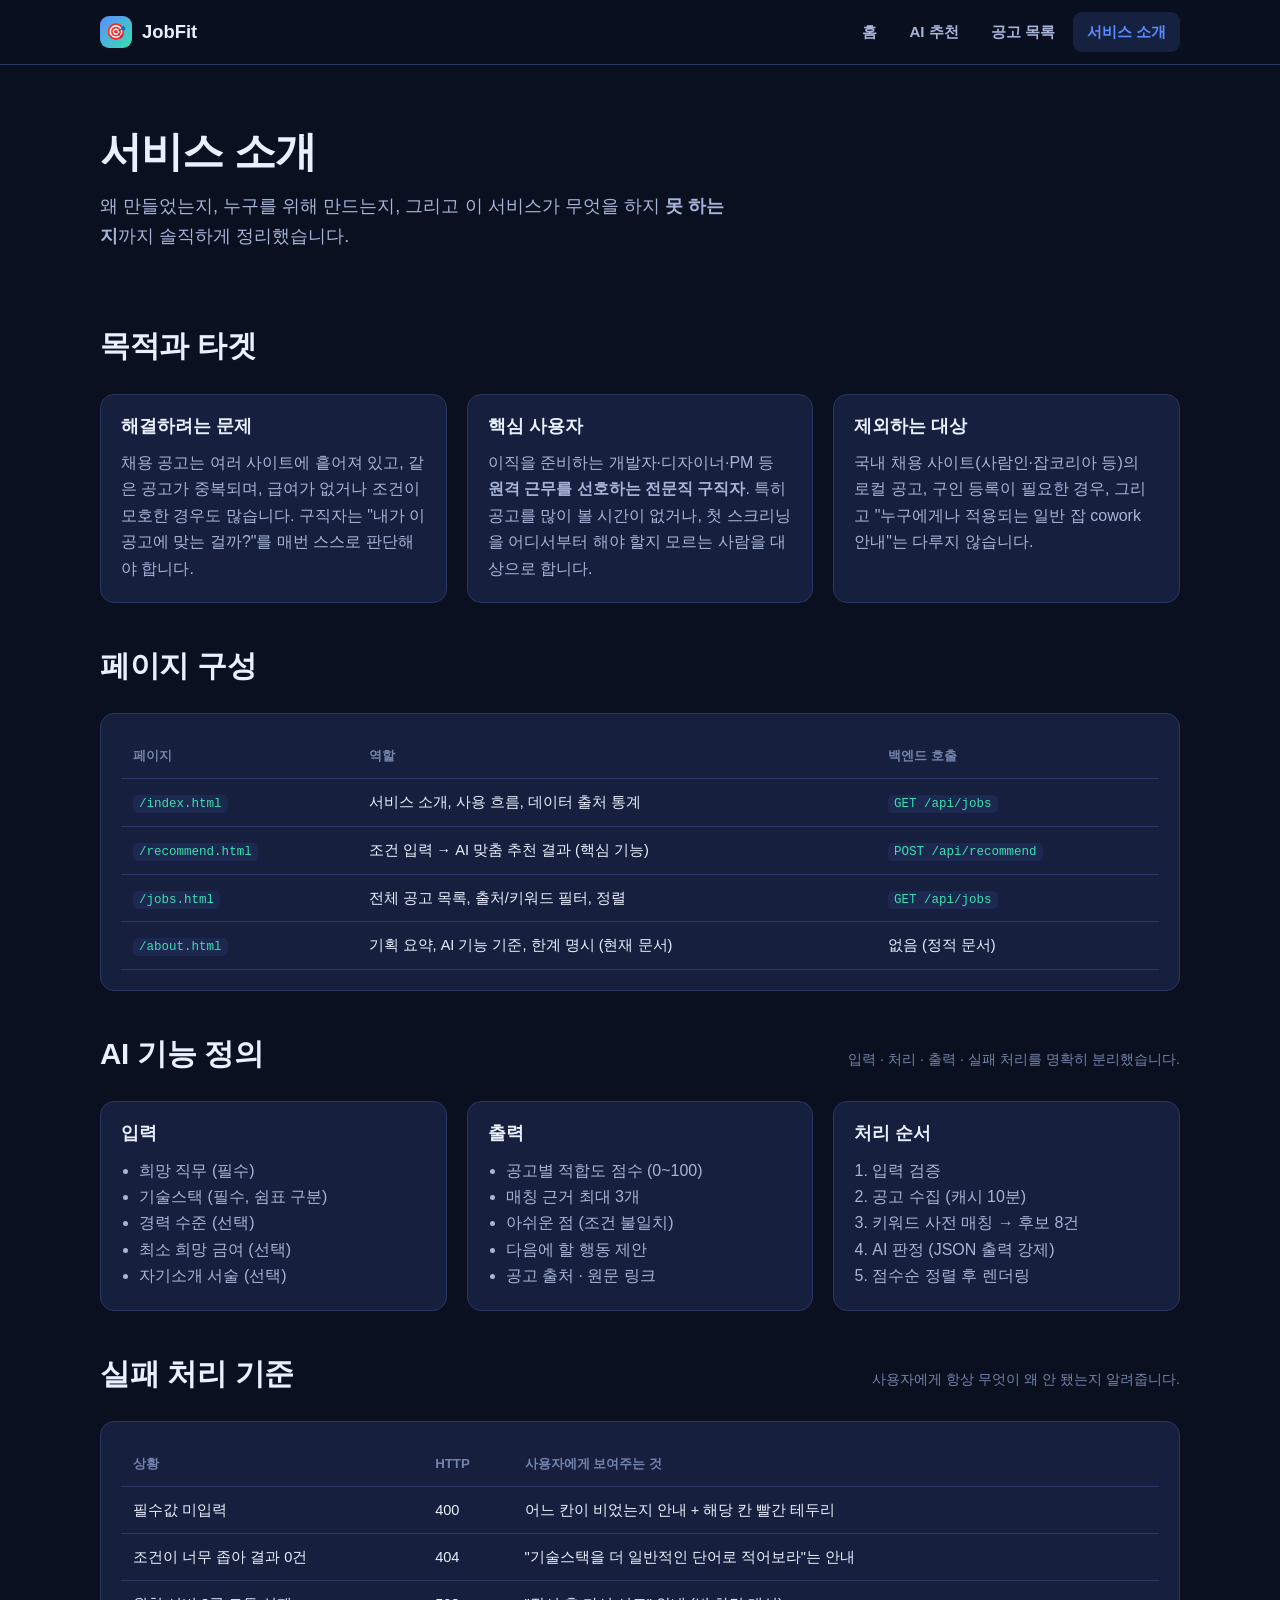
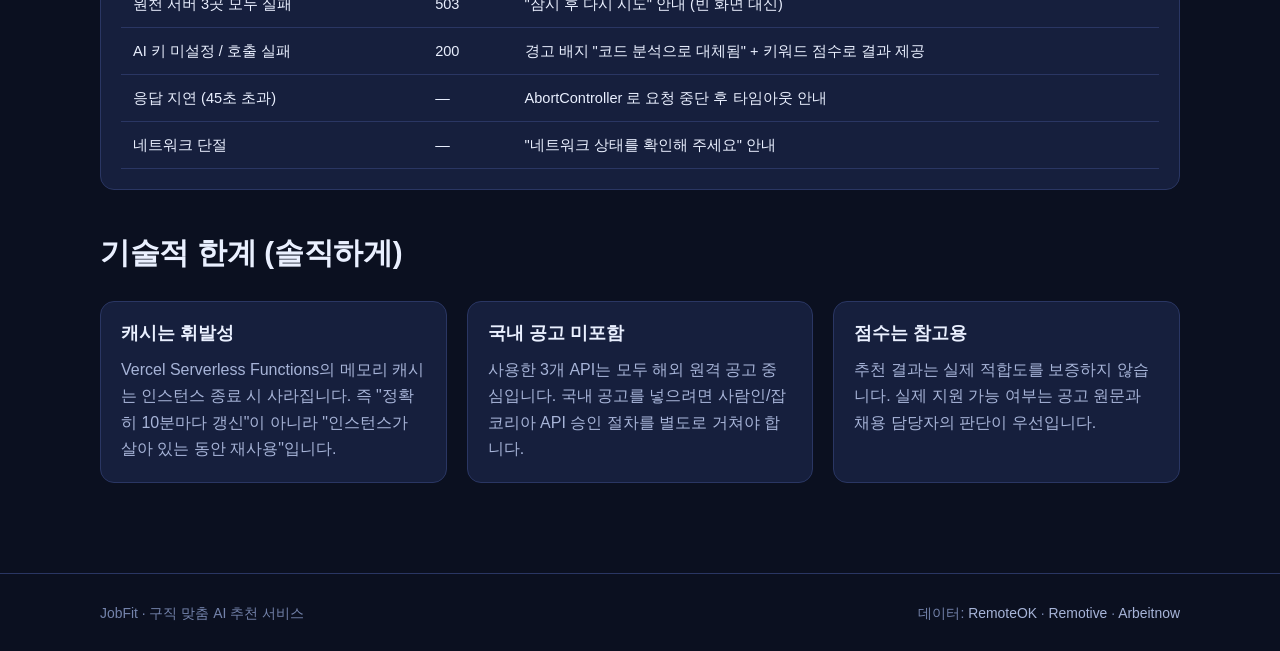
<file: about.html>
<!DOCTYPE html>
<html lang="ko">
<head>
  <meta charset="UTF-8" />
  <meta name="viewport" content="width=device-width, initial-scale=1" />
  <title>서비스 소개 — JobFit</title>
  <meta name="description" content="JobFit 서비스의 목적, 타겟 사용자, 기능 구조, AI 기능의 입력·출력·실패 처리 기준, 기술적 한계를 정리한 문서." />
  <link rel="stylesheet" href="/css/style.css" />
  <link rel="icon" href="data:image/svg+xml,<svg xmlns='http://www.w3.org/2000/svg' viewBox='0 0 100 100'><text y='.9em' font-size='90'>🎯</text></svg>" />
</head>
<body>

  <header class="site-header">
    <div class="container site-header__inner">
      <a class="brand" href="/index.html">
        <span class="brand__mark" aria-hidden="true">🎯</span>
        JobFit
      </a>
      <nav class="nav" aria-label="주요 메뉴">
        <a href="/index.html">홈</a>
        <a href="/recommend.html">AI 추천</a>
        <a href="/jobs.html">공고 목록</a>
        <a href="/about.html">서비스 소개</a>
      </nav>
    </div>
  </header>

  <main>
    <div class="container">

      <section class="hero" style="padding-bottom:18px;">
        <h1>서비스 소개</h1>
        <p class="hero__lead">
          왜 만들었는지, 누구를 위해 만드는지, 그리고 이 서비스가 무엇을 하지
          <strong>못 하는지</strong>까지 솔직하게 정리했습니다.
        </p>
      </section>

      <section class="section">
        <div class="section__head"><h2>목적과 타겟</h2></div>
        <div class="grid">
          <div class="card">
            <h3>해결하려는 문제</h3>
            <p style="color:var(--text-dim);margin:0;">
              채용 공고는 여러 사이트에 흩어져 있고, 같은 공고가 중복되며,
              급여가 없거나 조건이 모호한 경우도 많습니다. 구직자는
              "내가 이 공고에 맞는 걸까?"를 매번 스스로 판단해야 합니다.
            </p>
          </div>
          <div class="card">
            <h3>핵심 사용자</h3>
            <p style="color:var(--text-dim);margin:0;">
              이직을 준비하는 개발자·디자이너·PM 등
              <strong>원격 근무를 선호하는 전문직 구직자</strong>.
              특히 공고를 많이 볼 시간이 없거나, 첫 스크리닝을 어디서부터
              해야 할지 모르는 사람을 대상으로 합니다.
            </p>
          </div>
          <div class="card">
            <h3>제외하는 대상</h3>
            <p style="color:var(--text-dim);margin:0;">
              국내 채용 사이트(사람인·잡코리아 등)의 로컬 공고,
              구인 등록이 필요한 경우, 그리고
              "누구에게나 적용되는 일반 잡 cowork 안내"는 다루지 않습니다.
            </p>
          </div>
        </div>
      </section>

      <section class="section">
        <div class="section__head"><h2>페이지 구성</h2></div>
        <div class="card">
          <div class="table-wrap">
            <table>
              <thead><tr><th>페이지</th><th>역할</th><th>백엔드 호출</th></tr></thead>
              <tbody>
                <tr>
                  <td><code>/index.html</code></td>
                  <td>서비스 소개, 사용 흐름, 데이터 출처 통계</td>
                  <td><code>GET /api/jobs</code></td>
                </tr>
                <tr>
                  <td><code>/recommend.html</code></td>
                  <td>조건 입력 → AI 맞춤 추천 결과 (핵심 기능)</td>
                  <td><code>POST /api/recommend</code></td>
                </tr>
                <tr>
                  <td><code>/jobs.html</code></td>
                  <td>전체 공고 목록, 출처/키워드 필터, 정렬</td>
                  <td><code>GET /api/jobs</code></td>
                </tr>
                <tr>
                  <td><code>/about.html</code></td>
                  <td>기획 요약, AI 기능 기준, 한계 명시 (현재 문서)</td>
                  <td>없음 (정적 문서)</td>
                </tr>
              </tbody>
            </table>
          </div>
        </div>
      </section>

      <section class="section">
        <div class="section__head">
          <h2>AI 기능 정의</h2>
          <p class="section__sub">입력 · 처리 · 출력 · 실패 처리를 명확히 분리했습니다.</p>
        </div>

        <div class="grid">
          <div class="card">
            <h3>입력</h3>
            <ul style="color:var(--text-dim);margin:0;padding-left:18px;">
              <li>희망 직무 (필수)</li>
              <li>기술스택 (필수, 쉼표 구분)</li>
              <li>경력 수준 (선택)</li>
              <li>최소 희망 금여 (선택)</li>
              <li>자기소개 서술 (선택)</li>
            </ul>
          </div>

          <div class="card">
            <h3>출력</h3>
            <ul style="color:var(--text-dim);margin:0;padding-left:18px;">
              <li>공고별 적합도 점수 (0~100)</li>
              <li>매칭 근거 최대 3개</li>
              <li>아쉬운 점 (조건 불일치)</li>
              <li>다음에 할 행동 제안</li>
              <li>공고 출처 · 원문 링크</li>
            </ul>
          </div>

          <div class="card">
            <h3>처리 순서</h3>
            <ol style="color:var(--text-dim);margin:0;padding-left:18px;">
              <li>입력 검증</li>
              <li>공고 수집 (캐시 10분)</li>
              <li>키워드 사전 매칭 → 후보 8건</li>
              <li>AI 판정 (JSON 출력 강제)</li>
              <li>점수순 정렬 후 렌더링</li>
            </ol>
          </div>
        </div>
      </section>

      <section class="section">
        <div class="section__head">
          <h2>실패 처리 기준</h2>
          <p class="section__sub">사용자에게 항상 무엇이 왜 안 됐는지 알려줍니다.</p>
        </div>
        <div class="card">
          <div class="table-wrap">
            <table>
              <thead>
                <tr><th>상황</th><th>HTTP</th><th>사용자에게 보여주는 것</th></tr>
              </thead>
              <tbody>
                <tr>
                  <td>필수값 미입력</td>
                  <td>400</td>
                  <td>어느 칸이 비었는지 안내 + 해당 칸 빨간 테두리</td>
                </tr>
                <tr>
                  <td>조건이 너무 좁아 결과 0건</td>
                  <td>404</td>
                  <td>"기술스택을 더 일반적인 단어로 적어보라"는 안내</td>
                </tr>
                <tr>
                  <td>원천 서버 3곳 모두 실패</td>
                  <td>503</td>
                  <td>"잠시 후 다시 시도" 안내 (빈 화면 대신)</td>
                </tr>
                <tr>
                  <td>AI 키 미설정 / 호출 실패</td>
                  <td>200</td>
                  <td>경고 배지 "코드 분석으로 대체됨" + 키워드 점수로 결과 제공</td>
                </tr>
                <tr>
                  <td>응답 지연 (45초 초과)</td>
                  <td>—</td>
                  <td>AbortController 로 요청 중단 후 타임아웃 안내</td>
                </tr>
                <tr>
                  <td>네트워크 단절</td>
                  <td>—</td>
                  <td>"네트워크 상태를 확인해 주세요" 안내</td>
                </tr>
              </tbody>
            </table>
          </div>
        </div>
      </section>

      <section class="section">
        <div class="section__head"><h2>기술적 한계 (솔직하게)</h2></div>
        <div class="grid">
          <div class="card">
            <h3>캐시는 휘발성</h3>
            <p style="color:var(--text-dim);margin:0;">
              Vercel Serverless Functions의 메모리 캐시는 인스턴스 종료 시 사라집니다.
              즉 "정확히 10분마다 갱신"이 아니라 "인스턴스가 살아 있는 동안 재사용"입니다.
            </p>
          </div>
          <div class="card">
            <h3>국내 공고 미포함</h3>
            <p style="color:var(--text-dim);margin:0;">
              사용한 3개 API는 모두 해외 원격 공고 중심입니다.
              국내 공고를 넣으려면 사람인/잡코리아 API 승인 절차를 별도로 거쳐야 합니다.
            </p>
          </div>
          <div class="card">
            <h3>점수는 참고용</h3>
            <p style="color:var(--text-dim);margin:0;">
              추천 결과는 실제 적합도를 보증하지 않습니다.
              실제 지원 가능 여부는 공고 원문과 채용 담당자의 판단이 우선입니다.
            </p>
          </div>
        </div>
      </section>

    </div>
  </main>

  <footer class="site-footer">
    <div class="container site-footer__grid">
      <span>JobFit · 구직 맞춤 AI 추천 서비스</span>
      <span>
        데이터:
        <a href="https://remoteok.com" target="_blank" rel="noopener noreferrer">RemoteOK</a> ·
        <a href="https://remotive.com" target="_blank" rel="noopener noreferrer">Remotive</a> ·
        <a href="https://www.arbeitnow.com" target="_blank" rel="noopener noreferrer">Arbeitnow</a>
      </span>
    </div>
  </footer>

  <script src="/js/common.js"></script>
</body>
</html>
</file>
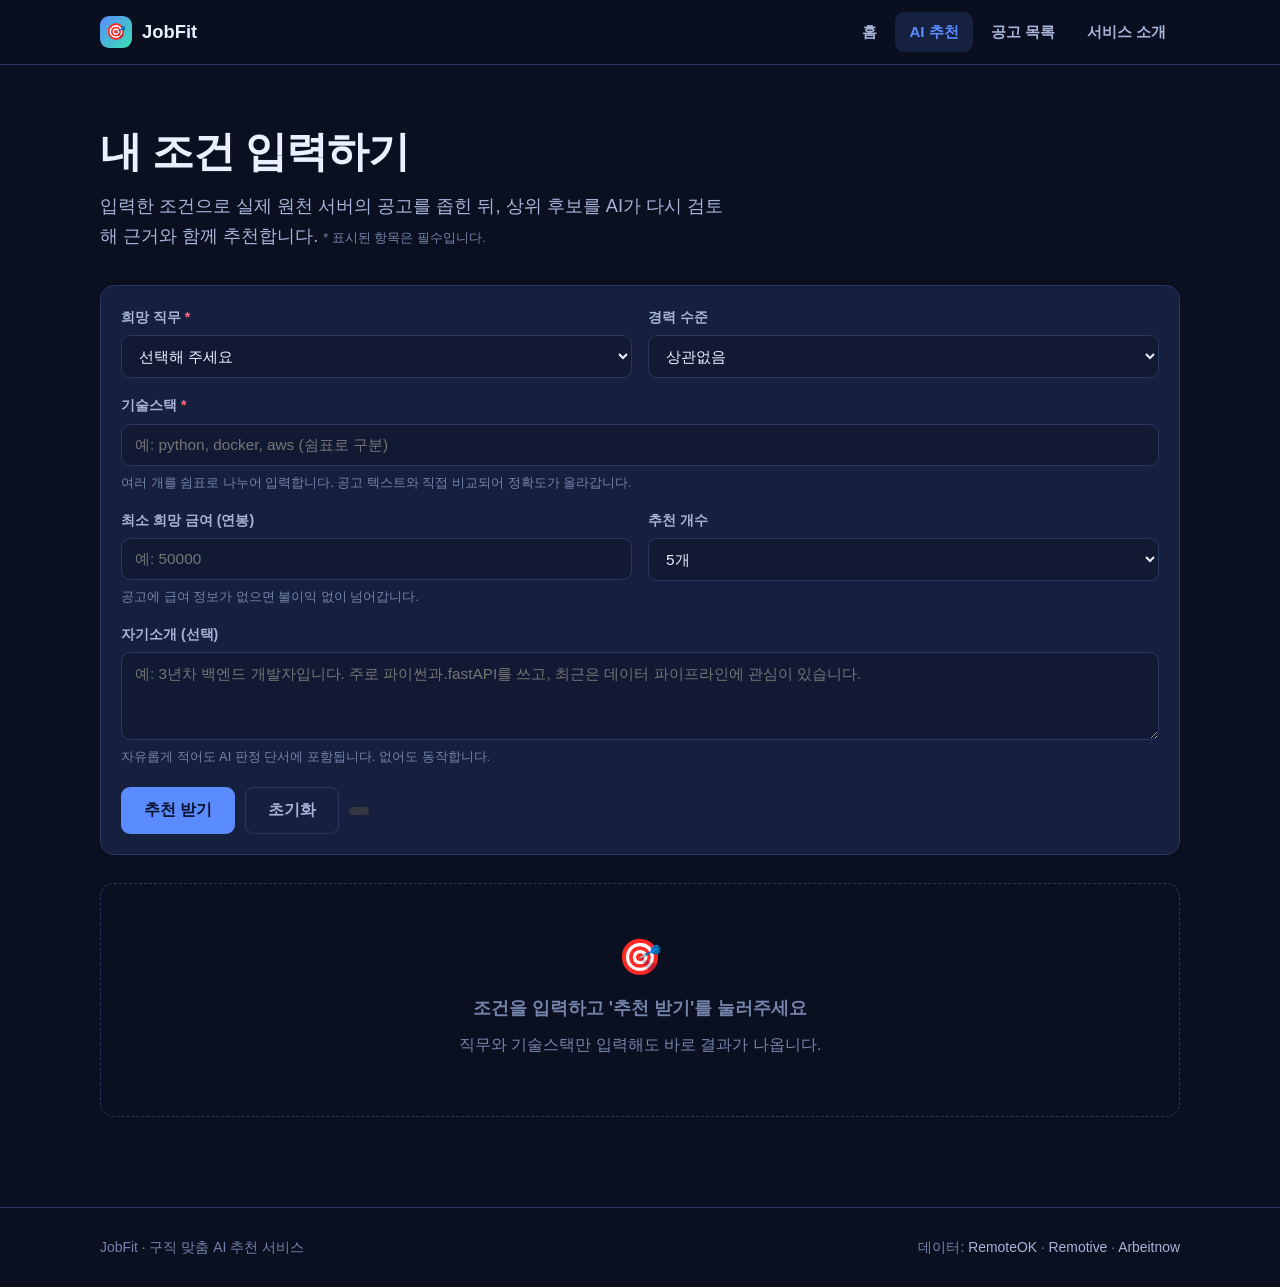
<file: recommend.html>
<!DOCTYPE html>
<html lang="ko">
<head>
  <meta charset="UTF-8" />
  <meta name="viewport" content="width=device-width, initial-scale=1" />
  <title>AI 맞춤 추천 — JobFit</title>
  <meta name="description" content="직무·기술스택·경력·희망 금여를 입력하면 실제 원천 공고에서 AI가 적합한 공고를 골라 이유와 함께 추천합니다." />
  <link rel="stylesheet" href="/css/style.css" />
  <link rel="icon" href="data:image/svg+xml,<svg xmlns='http://www.w3.org/2000/svg' viewBox='0 0 100 100'><text y='.9em' font-size='90'>🎯</text></svg>" />
</head>
<body>

  <header class="site-header">
    <div class="container site-header__inner">
      <a class="brand" href="/index.html">
        <span class="brand__mark" aria-hidden="true">🎯</span>
        JobFit
      </a>
      <nav class="nav" aria-label="주요 메뉴">
        <a href="/index.html">홈</a>
        <a href="/recommend.html">AI 추천</a>
        <a href="/jobs.html">공고 목록</a>
        <a href="/about.html">서비스 소개</a>
      </nav>
    </div>
  </header>

  <main>
    <div class="container">

      <section class="hero" style="padding-bottom:20px;">
        <h1>내 조건 입력하기</h1>
        <p class="hero__lead">
          입력한 조건으로 실제 원천 서버의 공고를 좁힌 뒤,
          상위 후보를 AI가 다시 검토해 근거와 함께 추천합니다.
          <span class="field__hint">* 표시된 항목은 필수입니다.</span>
        </p>
      </section>

      <!-- ===== 실패 처리 1: 빈 입력 / 서버 오류 안내 영역 ===== -->
      <div class="alert" id="form-alert" role="alert" hidden>
        <span class="alert__icon" aria-hidden="true">!</span>
        <span id="form-alert-text"></span>
      </div>

      <!-- ===== 입력 폼 ===== -->
      <section class="card" style="margin-bottom:28px;">
        <form id="recommend-form" novalidate>
          <div class="form-grid">

            <div class="field">
              <label for="role">희망 직무 <span style="color:var(--danger);">*</span></label>
              <select id="role" name="role" required>
                <option value="">선택해 주세요</option>
                <option value="프론트">프론트엔드</option>
                <option value="백엔드">백엔드</option>
                <option value="풀스택">풀스택</option>
                <option value="ai">AI / 머신러닝</option>
                <option value="데이터">데이터 분석 / 엔지니어</option>
                <option value="devops">DevOps / SRE</option>
                <option value="모바일">모바일</option>
                <option value="qa">QA / 테스트</option>
              </select>
            </div>

            <div class="field">
              <label for="level">경력 수준</label>
              <select id="level" name="level">
                <option value="">상관없음</option>
                <option value="junior">신입 / 주니어</option>
                <option value="mid">미드 (2~5년)</option>
                <option value="senior">시니어 (5년+)</option>
              </select>
            </div>

            <div class="field field--full">
              <label for="skills">기술스택 <span style="color:var(--danger);">*</span></label>
              <input type="text" id="skills" name="skills"
                     placeholder="예: python, docker, aws (쉼표로 구분)"
                     autocomplete="off" />
              <span class="field__hint">
                여러 개를 쉼표로 나누어 입력합니다. 공고 텍스트와 직접 비교되어 정확도가 올라갑니다.
              </span>
            </div>

            <div class="field">
              <label for="min_salary">최소 희망 금여 (연봉)</label>
              <input type="number" id="min_salary" name="min_salary"
                     min="0" step="1000" placeholder="예: 50000" />
              <span class="field__hint">공고에 급여 정보가 없으면 불이익 없이 넘어갑니다.</span>
            </div>

            <div class="field">
              <label for="top_n">추천 개수</label>
              <select id="top_n" name="top_n">
                <option value="3">3개</option>
                <option value="5" selected>5개</option>
                <option value="8">8개</option>
                <option value="10">10개</option>
              </select>
            </div>

            <div class="field field--full">
              <label for="summary">자기소개 (선택)</label>
              <textarea id="summary" name="summary"
                        placeholder="예: 3년차 백엔드 개발자입니다. 주로 파이썬과.fastAPI를 쓰고, 최근은 데이터 파이프라인에 관심이 있습니다."></textarea>
              <span class="field__hint">자유롭게 적어도 AI 판정 단서에 포함됩니다. 없어도 동작합니다.</span>
            </div>

          </div>

          <div style="display:flex;gap:10px;flex-wrap:wrap;align-items:center;margin-top:20px;">
            <button type="submit" class="btn" id="submit-btn">추천 받기</button>
            <button type="button" class="btn btn--ghost" id="reset-btn">초기화</button>
            <span id="ai-badge" class="ai-note ai-note--off" hidden></span>
          </div>
        </form>
      </section>

      <!-- ===== 결과 영역 ===== -->
      <section id="results-section" hidden>
        <div class="section__head">
          <h2>추천 결과</h2>
          <p class="section__sub" id="results-sub"></p>
        </div>

        <!-- AI 호출 실패/미설정 시 표시되는 안내 -->
        <div class="alert alert--warn" id="ai-fallback-alert" hidden>
          <span class="alert__icon" aria-hidden="true">AI</span>
          <span id="ai-fallback-text"></span>
        </div>

        <div class="grid" id="results"></div>
      </section>

      <!-- ===== 로딩 상태 ===== -->
      <section id="loading-section" hidden>
        <div class="section__head">
          <h2>분석 중입니다</h2>
          <p class="section__sub">공고를 모으고 AI가 검토하고 있습니다. 잠시만 기다려 주세요.</p>
        </div>
        <div class="grid" id="loading-skeletons"></div>
      </section>

      <!-- ===== 최초 진입 안내 ===== -->
      <section class="empty" id="initial-hint">
        <div class="empty__icon">🎯</div>
        <h3>조건을 입력하고 '추천 받기'를 눌러주세요</h3>
        <p>직무와 기술스택만 입력해도 바로 결과가 나옵니다.</p>
      </section>

    </div>
  </main>

  <footer class="site-footer">
    <div class="container site-footer__grid">
      <span>JobFit · 구직 맞춤 AI 추천 서비스</span>
      <span>
        데이터:
        <a href="https://remoteok.com" target="_blank" rel="noopener noreferrer">RemoteOK</a> ·
        <a href="https://remotive.com" target="_blank" rel="noopener noreferrer">Remotive</a> ·
        <a href="https://www.arbeitnow.com" target="_blank" rel="noopener noreferrer">Arbeitnow</a>
      </span>
    </div>
  </footer>

  <script src="/js/common.js"></script>
  <script src="/js/api.js"></script>
  <script src="/js/recommend.js"></script>
</body>
</html>
</file>
<file: css/style.css>
/* ==========================================================================
   JobFit — 공통 스타일시트
   이 파일 하나를 3개 페이지(index / recommend / jobs)가 공유한다.
   vanilla CSS 이므로 :root 변수로 색과 크기를 한 곳에서 관리한다.
   ========================================================================== */

/* ---------- 1. 디자인 토큰 (변수) ---------- */
:root {
  /* 색: 어두운 배경 + 밝은 텍스트. 긴 시간 봐도 피로한 '다크 테마' */
  --bg: #0b1020;
  --bg-soft: #121a33;
  --surface: #161f3d;
  --surface-2: #1d2850;
  --border: #2a3663;

  --text: #eaf0ff;
  --text-dim: #a7b4d8;
  --text-faint: #7483ab;

  --primary: #5b8cff;
  --primary-dark: #3f6fe0;
  --primary-soft: rgba(91, 140, 255, 0.14);

  --accent: #38e0b0;
  --accent-soft: rgba(56, 224, 176, 0.14);

  --warn: #ffc857;
  --warn-soft: rgba(255, 200, 87, 0.14);
  --danger: #ff6b81;
  --danger-soft: rgba(255, 107, 129, 0.14);

  /* 크기 */
  --radius: 14px;
  --radius-sm: 9px;
  --maxw: 1120px;
  --gap: 20px;

  --shadow: 0 10px 30px rgba(0, 0, 0, 0.35);
  --shadow-sm: 0 4px 14px rgba(0, 0, 0, 0.25);
}

/* ---------- 2. 리셋과 기본 ---------- */
*,
*::before,
*::after { box-sizing: border-box; }

html { scroll-behavior: smooth; }

body {
  margin: 0;
  background: var(--bg);
  color: var(--text);
  font-family: -apple-system, BlinkMacSystemFont, "Apple SD Gothic Neo",
    "Segoe UI", Roboto, "Helvetica Neue", sans-serif;
  font-size: 16px;
  line-height: 1.65;
  -webkit-font-smoothing: antialiased;
}

h1, h2, h3, h4 { line-height: 1.3; margin: 0 0 12px; }
h1 { font-size: clamp(1.8rem, 4.2vw, 2.6rem); letter-spacing: -0.02em; }
h2 { font-size: clamp(1.35rem, 3vw, 1.85rem); letter-spacing: -0.01em; }
h3 { font-size: 1.12rem; }
p { margin: 0 0 14px; }

a { color: var(--primary); text-decoration: none; }
a:hover { text-decoration: underline; }

img { max-width: 100%; display: block; }

/* 키보드 사용자를 위한 포커스 표시 (접근성) */
:focus-visible {
  outline: 2px solid var(--primary);
  outline-offset: 2px;
  border-radius: 4px;
}

.container {
  width: 100%;
  max-width: var(--maxw);
  margin: 0 auto;
  padding: 0 20px;
}

.sr-only {
  position: absolute;
  width: 1px; height: 1px;
  padding: 0; margin: -1px;
  overflow: hidden;
  clip: rect(0 0 0 0);
  white-space: nowrap;
}

/* ---------- 3. 레이아웃 ---------- */
.site-header {
  position: sticky;
  top: 0;
  z-index: 100;
  background: rgba(11, 16, 32, 0.9);
  backdrop-filter: blur(12px);
  border-bottom: 1px solid var(--border);
}

.site-header__inner {
  display: flex;
  align-items: center;
  justify-content: space-between;
  gap: var(--gap);
  min-height: 64px;
  flex-wrap: wrap;
}

.brand {
  display: flex;
  align-items: center;
  gap: 10px;
  font-weight: 800;
  font-size: 1.15rem;
  color: var(--text);
}
.brand:hover { text-decoration: none; }

.brand__mark {
  width: 32px; height: 32px;
  display: grid; place-items: center;
  border-radius: 9px;
  background: linear-gradient(135deg, var(--primary), var(--accent));
  color: #071024;
  font-size: 1rem;
  flex-shrink: 0;
}

.nav { display: flex; gap: 4px; flex-wrap: wrap; }

.nav a {
  padding: 8px 14px;
  border-radius: var(--radius-sm);
  color: var(--text-dim);
  font-weight: 600;
  font-size: 0.94rem;
  transition: background 0.15s, color 0.15s;
}
.nav a:hover { background: var(--surface); color: var(--text); text-decoration: none; }
.nav a.is-active { background: var(--primary-soft); color: var(--primary); }

.site-footer {
  margin-top: 70px;
  border-top: 1px solid var(--border);
  padding: 28px 0;
  color: var(--text-faint);
  font-size: 0.87rem;
}
.site-footer a { color: var(--text-dim); }
.site-footer__grid {
  display: flex;
  justify-content: space-between;
  gap: 16px;
  flex-wrap: wrap;
}

main { padding: 34px 0 20px; }

/* ---------- 4. 히어로 ---------- */
.hero { padding: 26px 0 34px; }
.hero__eyebrow {
  display: inline-block;
  padding: 5px 12px;
  border-radius: 999px;
  background: var(--accent-soft);
  color: var(--accent);
  font-size: 0.82rem;
  font-weight: 700;
  margin-bottom: 16px;
}
.hero__lead {
  font-size: clamp(1rem, 2.2vw, 1.14rem);
  color: var(--text-dim);
  max-width: 62ch;
}

/* ---------- 5. 버튼 ---------- */
.btn {
  display: inline-flex;
  align-items: center;
  justify-content: center;
  gap: 8px;
  padding: 12px 22px;
  border: 1px solid transparent;
  border-radius: var(--radius-sm);
  background: var(--primary);
  color: #06102a;
  font-size: 0.98rem;
  font-weight: 700;
  font-family: inherit;
  cursor: pointer;
  transition: background 0.15s, transform 0.08s, opacity 0.15s;
}
.btn:hover { background: var(--primary-dark); text-decoration: none; }
.btn:active { transform: translateY(1px); }
.btn:disabled { opacity: 0.55; cursor: not-allowed; }

.btn--ghost {
  background: transparent;
  border-color: var(--border);
  color: var(--text-dim);
}
.btn--ghost:hover { background: var(--surface); color: var(--text); }

.btn--sm { padding: 8px 15px; font-size: 0.88rem; }

/* ---------- 6. 카드 / 섹션 ---------- */
.card {
  background: var(--surface);
  border: 1px solid var(--border);
  border-radius: var(--radius);
  padding: 20px;
}

.grid {
  display: grid;
  gap: var(--gap);
  grid-template-columns: repeat(auto-fill, minmax(310px, 1fr));
}

.section { margin-top: 44px; }
.section__head {
  display: flex;
  align-items: baseline;
  justify-content: space-between;
  gap: 14px;
  flex-wrap: wrap;
  margin-bottom: 16px;
}
.section__sub { color: var(--text-faint); font-size: 0.9rem; margin: 0; }

/* ---------- 7. 뱃지 / 태그 ---------- */
.badge {
  display: inline-block;
  padding: 3px 9px;
  border-radius: 999px;
  font-size: 0.76rem;
  font-weight: 700;
  background: var(--surface-2);
  color: var(--text-dim);
  white-space: nowrap;
}
.badge--source { background: var(--primary-soft); color: var(--primary); }
.badge--remote { background: var(--accent-soft); color: var(--accent); }
.badge--warn { background: var(--warn-soft); color: var(--warn); }

.tags { display: flex; flex-wrap: wrap; gap: 6px; }
.tag {
  padding: 3px 9px;
  border-radius: 6px;
  background: var(--surface-2);
  color: var(--text-dim);
  font-size: 0.78rem;
}

/* ---------- 8. 공고 카드 ---------- */
.job-card {
  display: flex;
  flex-direction: column;
  gap: 10px;
  background: var(--surface);
  border: 1px solid var(--border);
  border-radius: var(--radius);
  padding: 18px;
  transition: border-color 0.15s, transform 0.12s;
}
.job-card:hover { border-color: var(--primary); transform: translateY(-2px); }

.job-card__top {
  display: flex;
  justify-content: space-between;
  gap: 10px;
  align-items: flex-start;
}
.job-card__title { margin: 0; font-size: 1.04rem; line-height: 1.4; }
.job-card__company { color: var(--text-dim); font-size: 0.9rem; margin: 0; }
.job-card__meta {
  display: flex;
  flex-wrap: wrap;
  gap: 12px;
  color: var(--text-faint);
  font-size: 0.83rem;
}
.job-card__foot { margin-top: auto; padding-top: 10px; }

/* 적합도 점수 원형 표기 */
.score-ring {
  --pct: 0;
  width: 52px; height: 52px;
  flex-shrink: 0;
  border-radius: 50%;
  display: grid;
  place-items: center;
  font-weight: 800;
  font-size: 0.95rem;
  background:
    conic-gradient(var(--accent) calc(var(--pct) * 1%), var(--surface-2) 0);
  position: relative;
}
.score-ring::before {
  content: "";
  position: absolute;
  inset: 4px;
  border-radius: 50%;
  background: var(--surface);
}
.score-ring span { position: relative; z-index: 1; }

.score-ring--mid { background: conic-gradient(var(--warn) calc(var(--pct) * 1%), var(--surface-2) 0); }
.score-ring--low { background: conic-gradient(var(--danger) calc(var(--pct) * 1%), var(--surface-2) 0); }

/* ---------- 9. 폼 ---------- */
.form-grid {
  display: grid;
  grid-template-columns: repeat(2, 1fr);
  gap: 16px;
}

.field { display: flex; flex-direction: column; gap: 6px; }
.field--full { grid-column: 1 / -1; }

.field label {
  font-size: 0.88rem;
  font-weight: 700;
  color: var(--text-dim);
}
.field__hint { font-size: 0.8rem; color: var(--text-faint); }

.field input,
.field select,
.field textarea {
  width: 100%;
  padding: 11px 13px;
  border: 1px solid var(--border);
  border-radius: var(--radius-sm);
  background: var(--bg-soft);
  color: var(--text);
  font-family: inherit;
  font-size: 0.96rem;
  transition: border-color 0.15s, box-shadow 0.15s;
}
.field input:focus,
.field select:focus,
.field textarea:focus {
  outline: none;
  border-color: var(--primary);
  box-shadow: 0 0 0 3px var(--primary-soft);
}
.field textarea { resize: vertical; min-height: 88px; }

.field input.has-error,
.field select.has-error,
.field textarea.has-error { border-color: var(--danger); }

/* ---------- 10. 알림 / 상태 메시지 ---------- */
.alert {
  display: flex;
  gap: 10px;
  align-items: flex-start;
  padding: 13px 16px;
  border-radius: var(--radius-sm);
  border: 1px solid var(--border);
  background: var(--surface-2);
  font-size: 0.92rem;
  margin-bottom: 16px;
}
.alert__icon { flex-shrink: 0; font-weight: 800; }
.alert--error { background: var(--danger-soft); border-color: var(--danger); color: #ffc4cd; }
.alert--warn { background: var(--warn-soft); border-color: var(--warn); color: #ffe4ac; }
.alert--info { background: var(--primary-soft); border-color: var(--primary); color: #c3d6ff; }
.alert[hidden] { display: none; }

/* ---------- 11. 로딩 ---------- */
.spinner {
  width: 15px; height: 15px;
  border: 2px solid rgba(255, 255, 255, 0.25);
  border-top-color: currentColor;
  border-radius: 50%;
  animation: spin 0.7s linear infinite;
  display: inline-block;
}
@keyframes spin { to { transform: rotate(360deg); } }

/* 스켈레톤 (내용이 올 때까지 회색 자리표시자) */
.skeleton {
  background: linear-gradient(90deg, var(--surface) 25%, var(--surface-2) 50%, var(--surface) 75%);
  background-size: 200% 100%;
  animation: shimmer 1.3s infinite;
  border-radius: var(--radius);
  height: 128px;
}
@keyframes shimmer {
  0% { background-position: 200% 0; }
  100% { background-position: -200% 0; }
}

/* ---------- 12. 표 ---------- */
.table-wrap { overflow-x: auto; }
table { width: 100%; border-collapse: collapse; font-size: 0.91rem; }
th, td {
  text-align: left;
  padding: 11px 12px;
  border-bottom: 1px solid var(--border);
  vertical-align: top;
}
th { color: var(--text-faint); font-weight: 700; font-size: 0.83rem; white-space: nowrap; }
td code {
  background: var(--surface-2);
  padding: 2px 6px;
  border-radius: 5px;
  font-size: 0.86em;
  color: var(--accent);
}

/* ---------- 13. 빈 상태 ---------- */
.empty {
  text-align: center;
  padding: 44px 20px;
  color: var(--text-faint);
  border: 1px dashed var(--border);
  border-radius: var(--radius);
}
.empty__icon { font-size: 2.2rem; margin-bottom: 10px; }

/* ---------- 14. AI 근거 목록 ---------- */
.reason-list { margin: 0; padding-left: 18px; }
.reason-list li { margin-bottom: 4px; font-size: 0.9rem; color: var(--text-dim); }

.ai-note {
  display: inline-flex;
  align-items: center;
  gap: 6px;
  font-size: 0.8rem;
  font-weight: 700;
  padding: 4px 10px;
  border-radius: 999px;
  background: var(--accent-soft);
  color: var(--accent);
}
.ai-note--off { background: var(--warn-soft); color: var(--warn); }

/* ---------- 15. 반응형 (모바일) ----------
   기준: 768px 이하에서 1열, 480px 이하에서 더 촘촘하게.
   최소 2가지 화면 크기에서 확인하기 위한 기준이다. */

@media (max-width: 768px) {
  .form-grid { grid-template-columns: 1fr; }
  .grid { grid-template-columns: 1fr; }
  main { padding-top: 22px; }

  /* 모바일에서는 내비게이션을 두 줄로 아래로 내린다 */
  .site-header__inner { min-height: auto; padding: 12px 0; gap: 10px; }
  .nav { width: 100%; }
  .nav a { flex: 1; text-align: center; padding: 8px 6px; font-size: 0.86rem; }
}

@media (max-width: 480px) {
  :root { --gap: 14px; }
  body { font-size: 15px; }
  .container { padding: 0 14px; }
  .card, .job-card { padding: 15px; }
  .score-ring { width: 46px; height: 46px; font-size: 0.85rem; }
  .site-footer__grid { flex-direction: column; gap: 8px; }
}

/* 사용자가 모션 감소를 설정한 경우 애니메이션을 끈다 (접근성) */
@media (prefers-reduced-motion: reduce) {
  *, *::before, *::after {
    animation-duration: 0.01ms !important;
    animation-iteration-count: 1 !important;
    transition-duration: 0.01ms !important;
    scroll-behavior: auto !important;
  }
}
</file>
